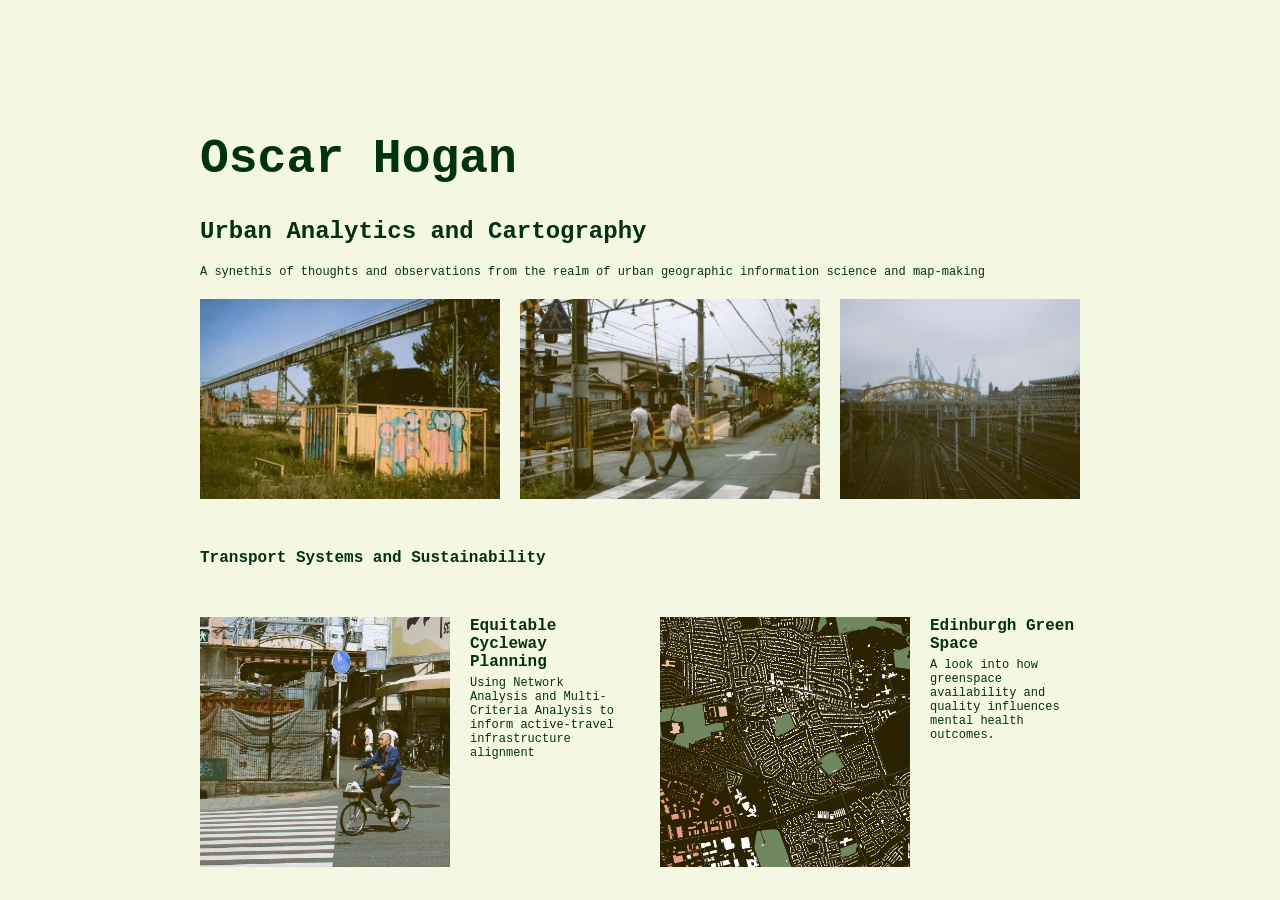
<file: index.html>
<!DOCTYPE html>
<html lang="en">
<head>
  <title>Oscar GIS Portal</title>
  <meta charset="UTF-8">
  <meta name="viewport" content="width=device-width, initial-scale=1">

<!--Website CSS-->
<link rel="stylesheet" href="css/mainpage.css">

</head>
<body>
  <!--Page Heading-->
  <h1>Oscar Hogan</h1>
  <h2>Urban Analytics and Cartography</h2>
  <p>A synethis of thoughts and observations from the realm of urban geographic information science and map-making</p> 

  <!--Photo Reel-->
  <div class="banner">
    <img src="photos/Postindustrialarea.JPG" alt="Image 1">
    <img src="photos/TramStop.JPG" alt="Image 2">
    <img src="photos/RailLines.JPG" alt="Image 3">
    <img src="photos/Shipping.JPG" alt="Image 4">
  </div>

  <!--Subheading-->
  <h3>Transport Systems and Sustainability</h3>

  <!--Project Display-->
  <div class="project-row">

<!-- Project 1 -->
<div class="project">
  <a href="LondonCycle.html">
    <img src="photos/Cycling.JPG" alt="Project 1">
    <div class="project-caption">
      <h3>Equitable Cycleway Planning</h3>
      <p>Using Network Analysis and Multi-Criteria Analysis to inform active-travel infrastructure alignment</p>
    </div>
  </a>
</div>

<!-- Project 2 -->
<div class="project">
  <a href="https://example.com/project2">
    <img src="photos/Green.jpg" alt="Project 2">
    <div class="project-caption">
      <h3>Edinburgh Green Space</h3>
      <p>A look into how greenspace availability and quality influences mental health outcomes.</p>
    </div>
  </a>
</div>

</div>


</body>
</html>
</file>
<file: css/mainpage.css>
body {
  font-family: "Courier New", Courier, monospace;
  background: #f4f7e1;
  margin: 0;
  padding: 100px 200px 0 200px;
}

  body::-webkit-scrollbar {width: 8px;}
  body::-webkit-scrollbar-track {background: #f4f7e1;}
  body::-webkit-scrollbar-thumb {
    background-color: #4B8B3B;
    border-radius: 4px;
    border: 2px solid #f4f7e1;
  }
  body::-webkit-scrollbar-thumb:hover {background-color: #02330C;}
  body { scrollbar-width: thin; scrollbar-color: #4B8B3B #f4f7e1; }

/* Text heirachy */
h1 { font-size: 3rem; color: #02330C; }
h2 { font-size: 1.5rem; color: #02330C; }
h3 { font-size: 1rem; color: #02330C; }
p  { font-size: 0.75rem; color: #02330C; }

/* Banner Dimensions */
.banner {
  display: flex;
  gap: 20px;
  overflow-x: auto;
  margin-top: 20px;
  margin-bottom: 50px;
}

/* Photo dimensions */
.banner img {
  height: 200px;
  max-width: 450px;
  object-fit: cover;
}

/* Projects Row */
.project-row {
  display: flex;
  gap: 40px;
  margin-top: 50px;
}

/* Individual project clickable */
.project {
  display: flex;          
  gap: 20px;
  flex: 1 1 45%;          
  text-decoration: none;   
  color: inherit;         
}

/* Project Image dimensions */
.project img {
  width: 250px;
  height: 250px;
  object-fit: cover;
}

.project-caption h3 { margin: 0 0 5px 0; font-size: 1rem; }
.project-caption p { margin: 0; font-size: 0.75rem; }

.project a {
  display: flex;
  gap: 20px;
  align-items: flex-start; 
  text-decoration: none;   
  color: inherit;          
}

.project a:hover .project-caption h3,
.project a:hover .project-caption p {
  color: #4B8B3B; 
  transition: color 0.2s ease;
  cursor: pointer; 
}
</file>
